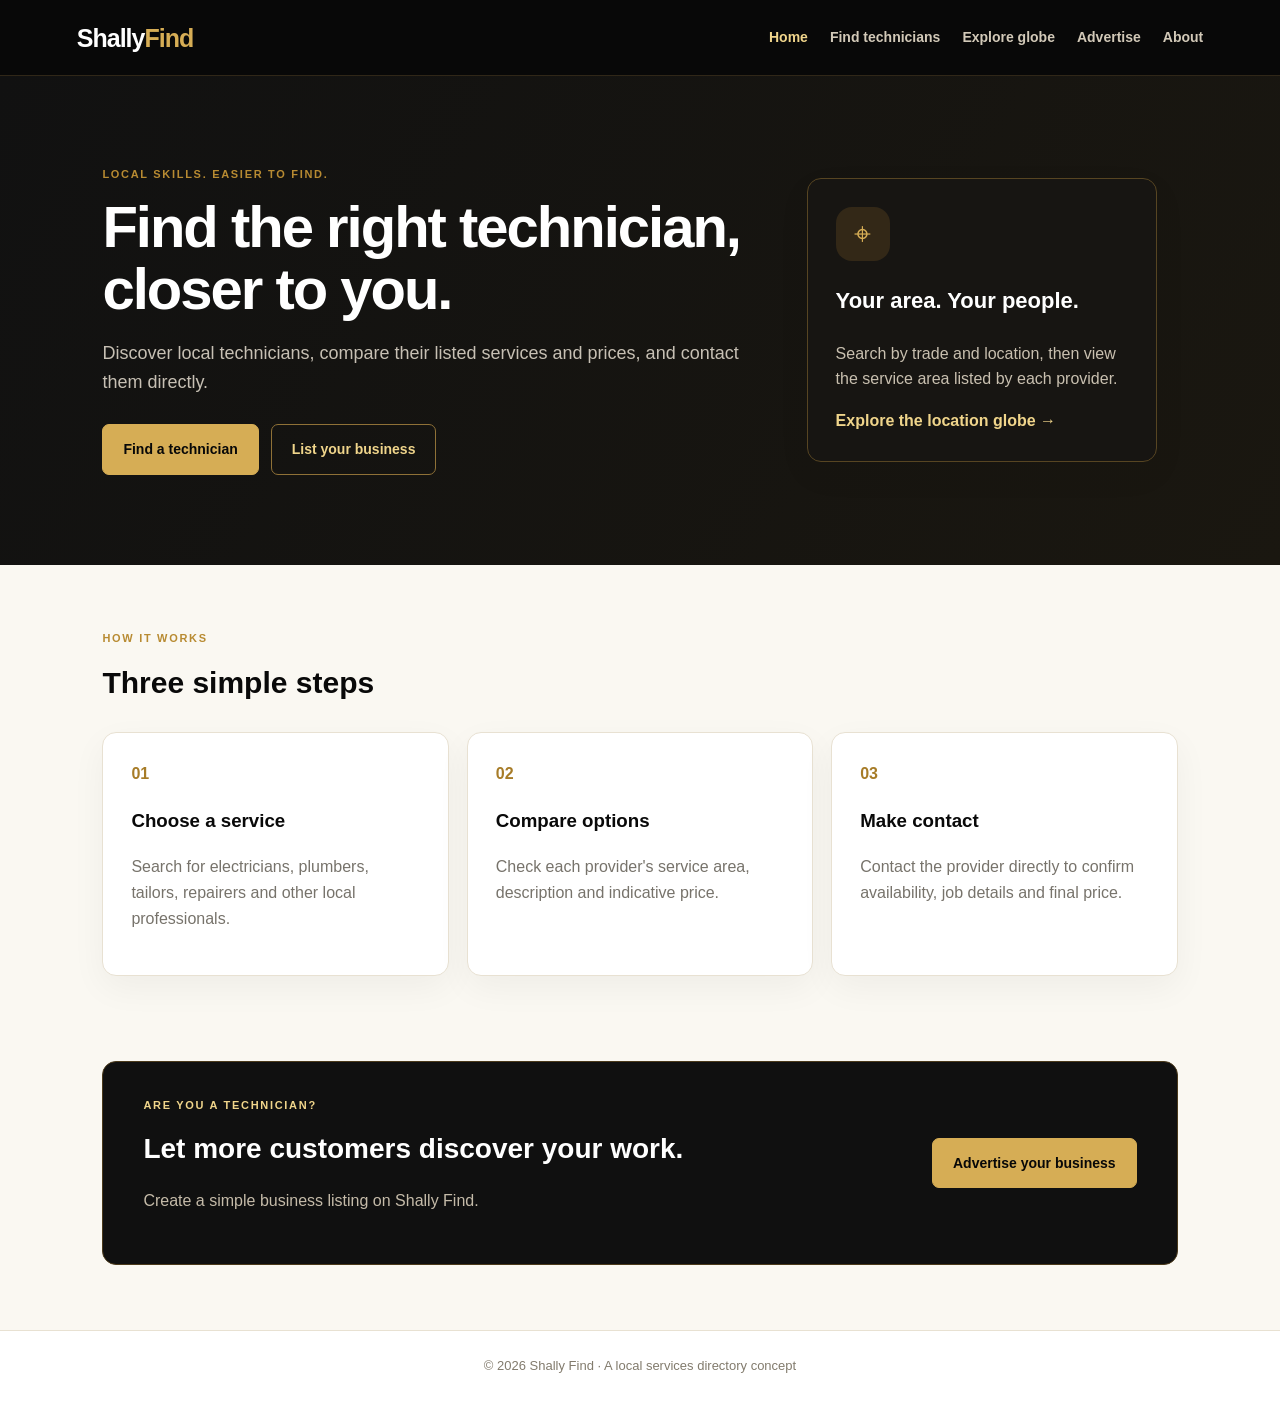
<file: shal find/index.html>
<!doctype html>
<html lang="en">
  <head>
    <meta charset="utf-8" />
    <meta name="viewport" content="width=device-width,initial-scale=1" />
    <title>Shally Find | Find skilled people nearby</title>
    <link rel="stylesheet" href="style.css" />
  </head>
  <body>
    <header class="nav">
      <a class="brand" href="index.html">Shally<span>Find</span></a>
      <nav>
        <a class="active" href="index.html">Home</a
        ><a href="find.html">Find technicians</a
        ><a href="globe.html">Explore globe</a
        ><a href="advertise.html">Advertise</a><a href="about.html">About</a>
      </nav>
    </header>
    <main>
      <section class="hero">
        <div>
          <p class="eyebrow">LOCAL SKILLS. EASIER TO FIND.</p>
          <h1>Find the right technician, closer to you.</h1>
          <p class="lead">
            Discover local technicians, compare their listed services and
            prices, and contact them directly.
          </p>
          <div class="actions">
            <a class="btn" href="find.html">Find a technician</a
            ><a class="btn secondary" href="advertise.html"
              >List your business</a
            >
          </div>
        </div>
        <div class="hero-card">
          <div class="mini-pin">⌖</div>
          <h3>Your area. Your people.</h3>
          <p>
            Search by trade and location, then view the service area listed by
            each provider.
          </p>
          <a href="globe.html">Explore the location globe →</a>
        </div>
      </section>
      <section class="section">
        <div class="section-head">
          <div>
            <p class="eyebrow">HOW IT WORKS</p>
            <h2>Three simple steps</h2>
          </div>
        </div>
        <div class="cards">
          <article class="card">
            <span class="number">01</span>
            <h3>Choose a service</h3>
            <p>
              Search for electricians, plumbers, tailors, repairers and other
              local professionals.
            </p>
          </article>
          <article class="card">
            <span class="number">02</span>
            <h3>Compare options</h3>
            <p>
              Check each provider's service area, description and indicative
              price.
            </p>
          </article>
          <article class="card">
            <span class="number">03</span>
            <h3>Make contact</h3>
            <p>
              Contact the provider directly to confirm availability, job details
              and final price.
            </p>
          </article>
        </div>
      </section>
      <section class="cta">
        <div>
          <p class="eyebrow">ARE YOU A TECHNICIAN?</p>
          <h2>Let more customers discover your work.</h2>
          <p>Create a simple business listing on Shally Find.</p>
        </div>
        <a class="btn light" href="advertise.html">Advertise your business</a>
      </section>
    </main>
    <footer>© 2026 Shally Find · A local services directory concept</footer>
    <script src="script.js"></script>
  </body>
</html>
</file>
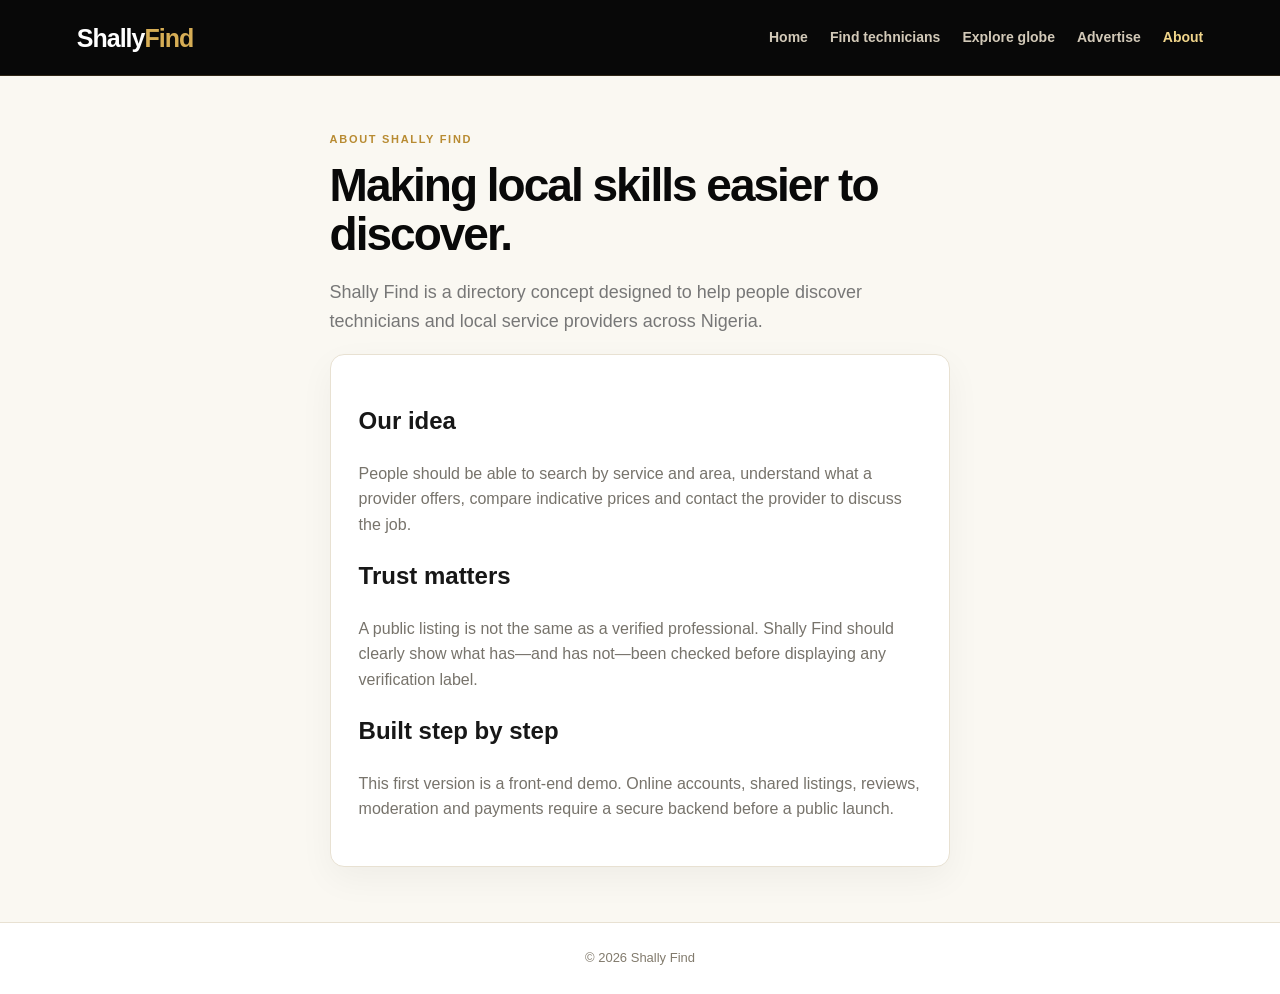
<file: shal find/about.html>
<!doctype html><html lang="en"><head><meta charset="utf-8"><meta name="viewport" content="width=device-width,initial-scale=1"><title>About | Shally Find</title><link rel="stylesheet" href="style.css"></head><body><header class="nav"><a class="brand" href="index.html">Shally<span>Find</span></a><nav><a href="index.html">Home</a><a href="find.html">Find technicians</a><a href="globe.html">Explore globe</a><a href="advertise.html">Advertise</a><a class="active" href="about.html">About</a></nav></header><main class="page narrow"><p class="eyebrow">ABOUT SHALLY FIND</p><h1>Making local skills easier to discover.</h1><p class="lead">Shally Find is a directory concept designed to help people discover technicians and local service providers across Nigeria.</p><div class="card"><h2>Our idea</h2><p>People should be able to search by service and area, understand what a provider offers, compare indicative prices and contact the provider to discuss the job.</p><h2>Trust matters</h2><p>A public listing is not the same as a verified professional. Shally Find should clearly show what has—and has not—been checked before displaying any verification label.</p><h2>Built step by step</h2><p>This first version is a front-end demo. Online accounts, shared listings, reviews, moderation and payments require a secure backend before a public launch.</p></div></main><footer>© 2026 Shally Find</footer><script src="script.js"></script></body></html>
</file>
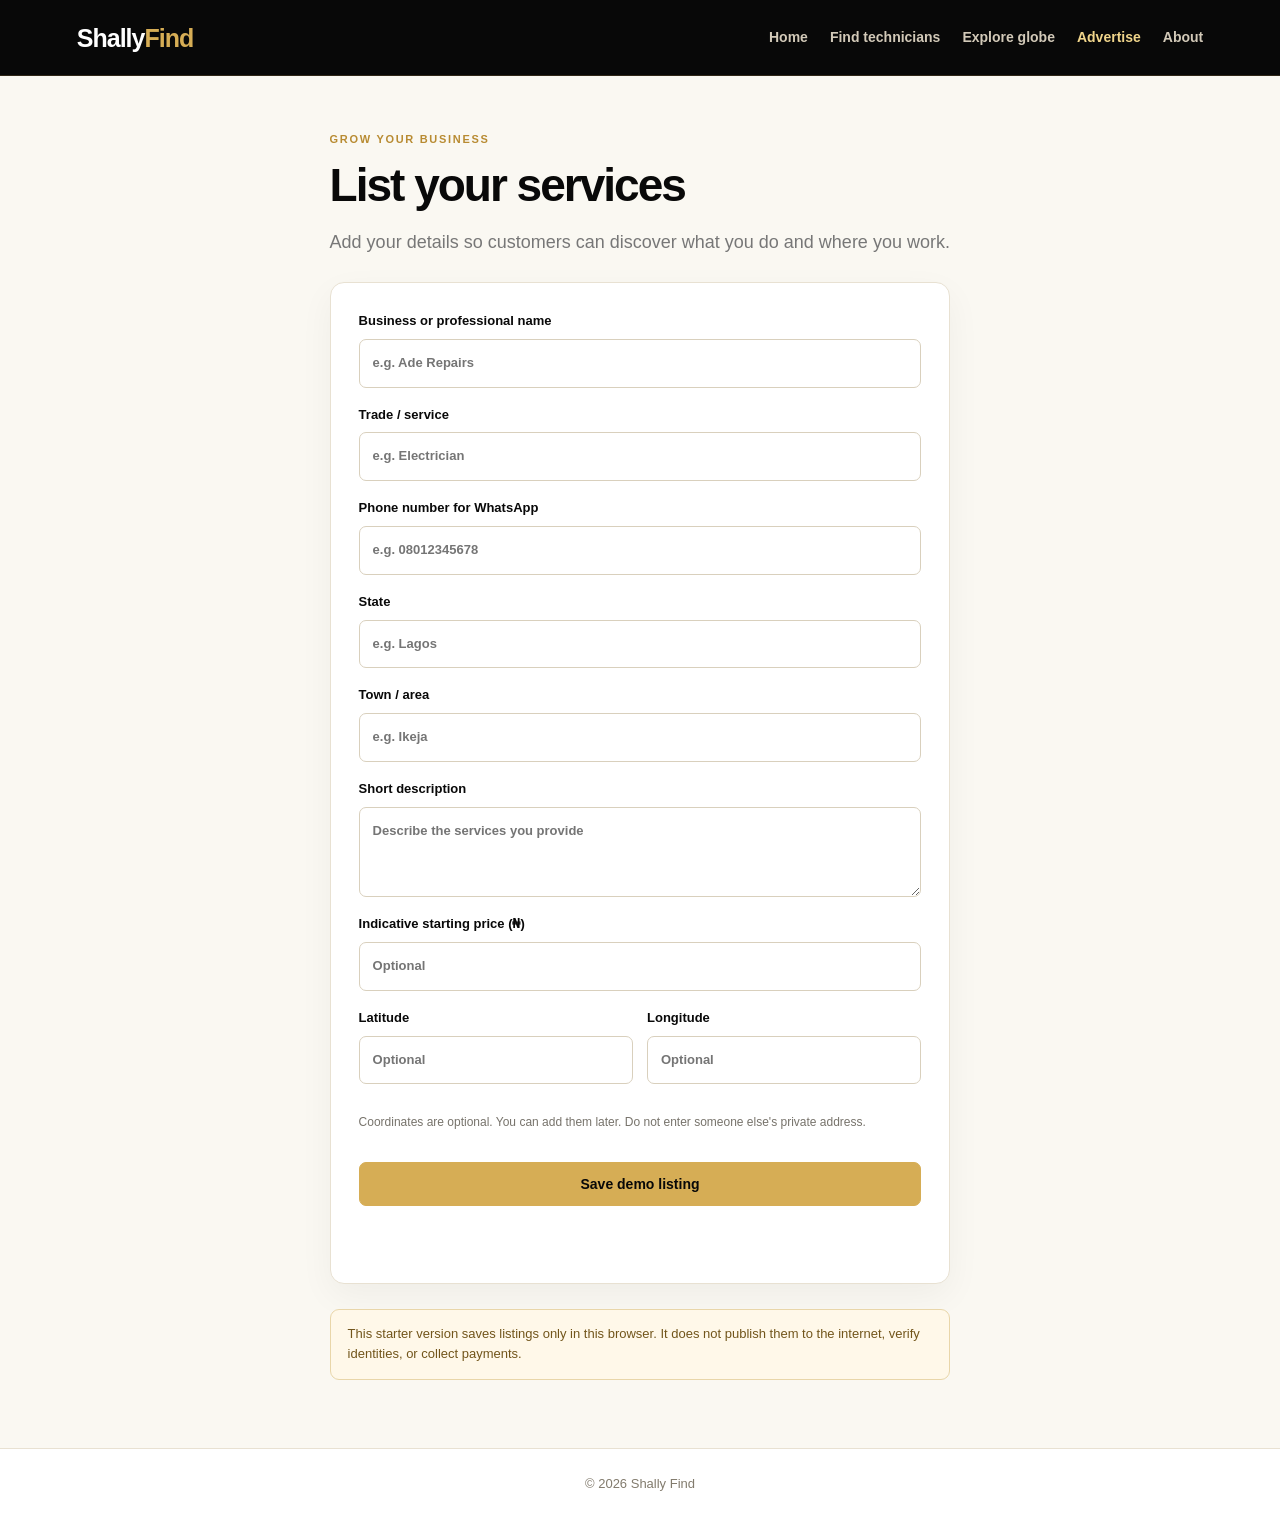
<file: shal find/advertise.html>
<!doctype html><html lang="en"><head><meta charset="utf-8"><meta name="viewport" content="width=device-width,initial-scale=1"><title>Advertise | Shally Find</title><link rel="stylesheet" href="style.css"></head><body><header class="nav"><a class="brand" href="index.html">Shally<span>Find</span></a><nav><a href="index.html">Home</a><a href="find.html">Find technicians</a><a href="globe.html">Explore globe</a><a class="active" href="advertise.html">Advertise</a><a href="about.html">About</a></nav></header><main class="page narrow"><p class="eyebrow">GROW YOUR BUSINESS</p><h1>List your services</h1><p class="lead">Add your details so customers can discover what you do and where you work.</p><form id="businessForm" class="form-card"><label>Business or professional name<input name="name" required placeholder="e.g. Ade Repairs"></label><label>Trade / service<input name="trade" required placeholder="e.g. Electrician"></label><label>Phone number for WhatsApp<input name="phone" required placeholder="e.g. 08012345678"></label><label>State<input name="state" required placeholder="e.g. Lagos"></label><label>Town / area<input name="area" required placeholder="e.g. Ikeja"></label><label>Short description<textarea name="description" required rows="3" placeholder="Describe the services you provide"></textarea></label><label>Indicative starting price (₦)<input name="price" type="number" min="0" placeholder="Optional"></label><div class="two"><label>Latitude <input name="lat" type="number" step="any" placeholder="Optional"></label><label>Longitude <input name="lng" type="number" step="any" placeholder="Optional"></label></div><p class="muted small">Coordinates are optional. You can add them later. Do not enter someone else's private address.</p><button class="btn" type="submit">Save demo listing</button><p id="formMessage" role="status"></p></form><p class="notice">This starter version saves listings only in this browser. It does not publish them to the internet, verify identities, or collect payments.</p></main><footer>© 2026 Shally Find</footer><script src="script.js"></script></body></html>
</file>
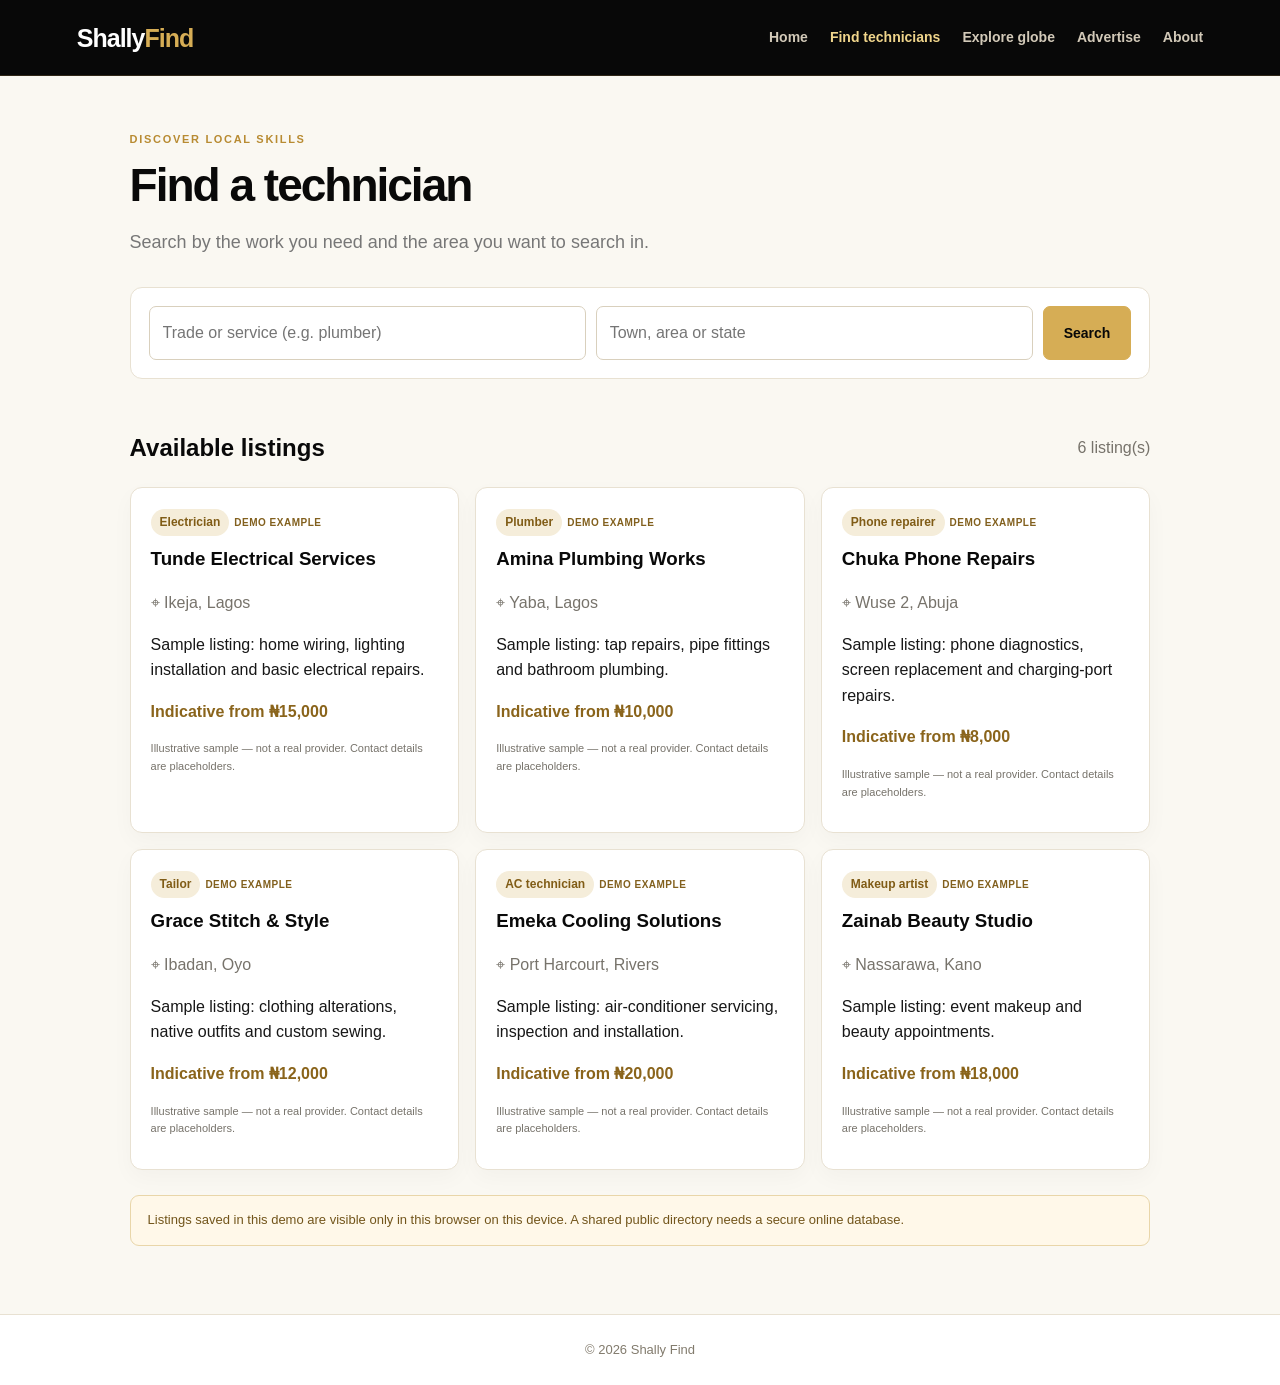
<file: shal find/find.html>
<!doctype html>
<html lang="en">
  <head>
    <meta charset="utf-8" />
    <meta name="viewport" content="width=device-width,initial-scale=1" />
    <title>Find technicians | Shally Find</title>
    <link rel="stylesheet" href="style.css" />
  </head>
  <body>
    <header class="nav">
      <a class="brand" href="index.html">Shally<span>Find</span></a>
      <nav>
        <a href="index.html">Home</a
        ><a class="active" href="find.html">Find technicians</a
        ><a href="globe.html">Explore globe</a
        ><a href="advertise.html">Advertise</a><a href="about.html">About</a>
      </nav>
    </header>
    <main class="page">
      <p class="eyebrow">DISCOVER LOCAL SKILLS</p>
      <h1>Find a technician</h1>
      <p class="lead">
        Search by the work you need and the area you want to search in.
      </p>
      <div class="search-panel">
        <input
          id="searchTrade"
          placeholder="Trade or service (e.g. plumber)"
        /><input id="searchLocation" placeholder="Town, area or state" /><button
          class="btn"
          id="searchBtn"
        >
          Search
        </button>
      </div>
      <div class="result-head">
        <h2>Available listings</h2>
        <span id="resultCount" class="muted"></span>
      </div>
      <div id="listingGrid" class="listing-grid"></div>
      <p id="emptyState" class="empty" hidden>
        No listings match yet. Try another search, or add a listing through
        Advertise.
      </p>
      <p class="notice">
        Listings saved in this demo are visible only in this browser on this
        device. A shared public directory needs a secure online database.
      </p>
    </main>
    <footer>© 2026 Shally Find</footer>
    <script src="script.js"></script>
  </body>
</html>
</file>
<file: shal find/style.css>
:root{--black:#090909;--black2:#121212;--gold:#d6ad55;--gold2:#f0d58b;--ink:#171717;--muted:#77736b;--line:#e8e1d2;--cream:#faf8f2;--white:#fff}*{box-sizing:border-box}body{margin:0;font-family:Inter,Arial,sans-serif;color:var(--ink);background:var(--cream);line-height:1.6}.nav{min-height:76px;padding:15px 6%;display:flex;align-items:center;justify-content:space-between;gap:20px;background:#080808;border-bottom:1px solid #302718;position:sticky;top:0;z-index:10}.brand{font-size:25px;font-weight:800;color:#fff;text-decoration:none;letter-spacing:-1px}.brand span{color:var(--gold)}nav{display:flex;gap:22px;flex-wrap:wrap}nav a{font-size:14px;text-decoration:none;color:#d2c9b8;font-weight:600}nav a:hover,nav a.active{color:var(--gold2)}main{min-height:70vh}.hero{padding:90px 8%;display:grid;grid-template-columns:1.4fr .8fr;gap:55px;align-items:center;background:linear-gradient(120deg,#111,#1a1710);color:#fff}.eyebrow{color:#b88b32;font-weight:800;letter-spacing:1.7px;font-size:11px;margin:0 0 12px}.hero h1,h1{font-size:clamp(36px,5vw,58px);line-height:1.08;letter-spacing:-2px;color:var(--black);margin:0 0 18px}.hero h1{color:#fff}.lead{font-size:18px;color:#777;max-width:680px}.hero .lead{color:#c7c0b4}.actions{display:flex;gap:12px;flex-wrap:wrap;margin-top:28px}.btn{display:inline-flex;justify-content:center;align-items:center;border:1px solid var(--gold);border-radius:7px;padding:13px 20px;background:var(--gold);color:#080808;text-decoration:none;font-weight:800;cursor:pointer;font-size:14px}.btn:hover{background:var(--gold2);border-color:var(--gold2)}.btn.secondary{background:transparent;color:var(--gold2);border-color:#8f7137}.hero-card,.card,.form-card{background:#fff;border:1px solid var(--line);border-radius:14px;padding:28px;box-shadow:0 12px 35px #16120a0c}.hero-card{max-width:350px;background:#171512;color:#fff;border-color:#574522}.hero-card h3{color:#fff;font-size:22px}.hero-card p{color:#c9c0b0}.hero-card a{color:var(--gold2);font-weight:700;text-decoration:none}.mini-pin{width:54px;height:54px;border-radius:16px;background:#332817;display:grid;place-items:center;font-size:30px;color:var(--gold)}.section{padding:65px 8%}.section h2,.location-panel h2{color:var(--black);font-size:30px;margin:0 0 10px}.cards{display:grid;grid-template-columns:repeat(3,1fr);gap:18px;margin-top:25px}.number{color:#a77c28;font-weight:800}.card h3{color:var(--black)}.card p{color:var(--muted)}.cta{margin:20px 8% 65px;padding:35px 40px;background:#101010;border:1px solid #4b3a1b;border-radius:14px;color:#fff;display:flex;align-items:center;justify-content:space-between;gap:20px}.cta h2{font-size:28px;margin:0;color:#fff}.cta p{color:#c5bba9}.cta .eyebrow{color:var(--gold2)}.btn.light{background:var(--gold);color:#080808}.page{padding:55px 7%;max-width:1200px;margin:auto}.page h1{font-size:46px}.narrow{max-width:800px}.search-panel{display:grid;grid-template-columns:1fr 1fr auto;gap:10px;background:#fff;padding:18px;border:1px solid var(--line);border-radius:12px;margin:30px 0}input,textarea{width:100%;padding:13px;border:1px solid #d9d0bd;border-radius:7px;font:inherit;color:var(--ink);background:#fff}input:focus,textarea:focus{outline:2px solid #ead59e;border-color:#a77c28}.result-head{display:flex;justify-content:space-between;align-items:center}.result-head h2{color:var(--black)}.muted{color:var(--muted)}.listing-grid{display:grid;grid-template-columns:repeat(3,1fr);gap:16px}.listing{background:#fff;border:1px solid var(--line);padding:20px;border-radius:12px;box-shadow:0 8px 22px #15100a08}.listing h3{margin:8px 0 0;color:var(--black)}.tag{display:inline-block;background:#f5edda;color:#805c16;padding:4px 9px;border-radius:30px;font-size:12px;font-weight:800}.demo-label{display:inline-block;margin-left:5px;color:#82601e;font-size:10px;font-weight:800;letter-spacing:.5px}.price{font-weight:800;color:#8a641b}.empty{padding:28px;background:#fff;border:1px dashed var(--line);border-radius:12px;color:var(--muted)}.notice{padding:14px 17px;background:#fff8e9;border:1px solid #e9d6a9;border-radius:9px;color:#72551b;font-size:13px;margin-top:25px}.form-card{display:grid;gap:17px;margin:25px 0}.form-card label{font-size:13px;font-weight:700;color:var(--black);display:grid;gap:7px}.form-card textarea{resize:vertical}.two{display:grid;grid-template-columns:1fr 1fr;gap:14px}.small{font-size:12px}.globe-wrap{position:relative;background:radial-gradient(circle at 50% 45%,#292317,#090909 70%);border:1px solid #574522;border-radius:18px;overflow:hidden;margin:28px 0 18px;min-height:420px}#globe{height:470px;width:100%}.globe-hint{position:absolute;bottom:14px;left:0;right:0;text-align:center;color:#d9c99e;font-size:12px;pointer-events:none}.location-panel{display:flex;justify-content:space-between;align-items:center;gap:20px;padding:24px;border:1px solid #dfd2b4;background:#fff;border-radius:12px}.location-panel p{color:var(--muted);margin:0}.compact{padding:35px 0}.location-result{color:#805c16;font-weight:700}footer{text-align:center;padding:25px;color:#827b6d;border-top:1px solid var(--line);font-size:13px;background:#fff}@media(max-width:800px){.nav{align-items:flex-start;flex-direction:column}nav{gap:12px}.hero{grid-template-columns:1fr;padding:55px 7%}.hero-card{max-width:none}.cards,.listing-grid{grid-template-columns:1fr 1fr}.search-panel{grid-template-columns:1fr}.cta,.location-panel{align-items:flex-start;flex-direction:column}.page{padding:38px 5%}}@media(max-width:520px){.cards,.listing-grid,.two{grid-template-columns:1fr}.hero h1,h1{font-size:38px}.globe-wrap{min-height:320px}#globe{height:340px}.section{padding:45px 6%}}
</file>
